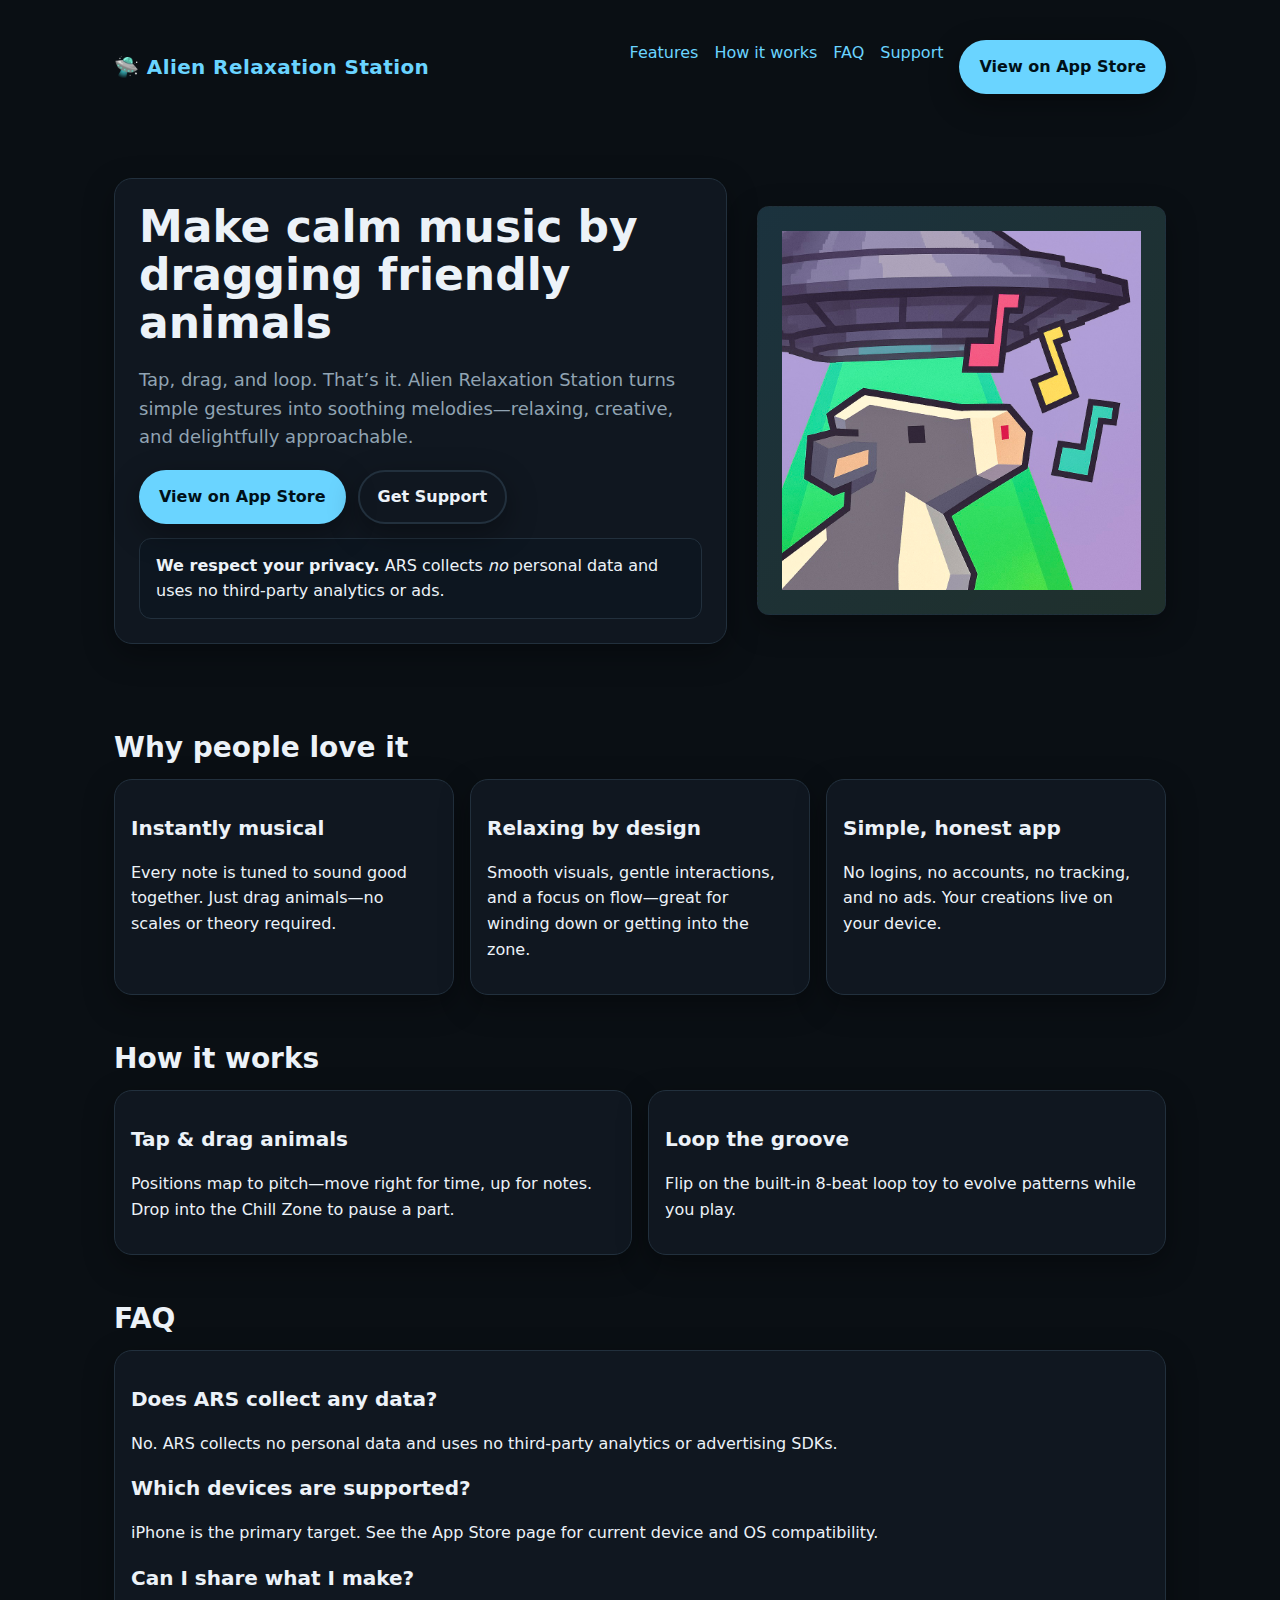
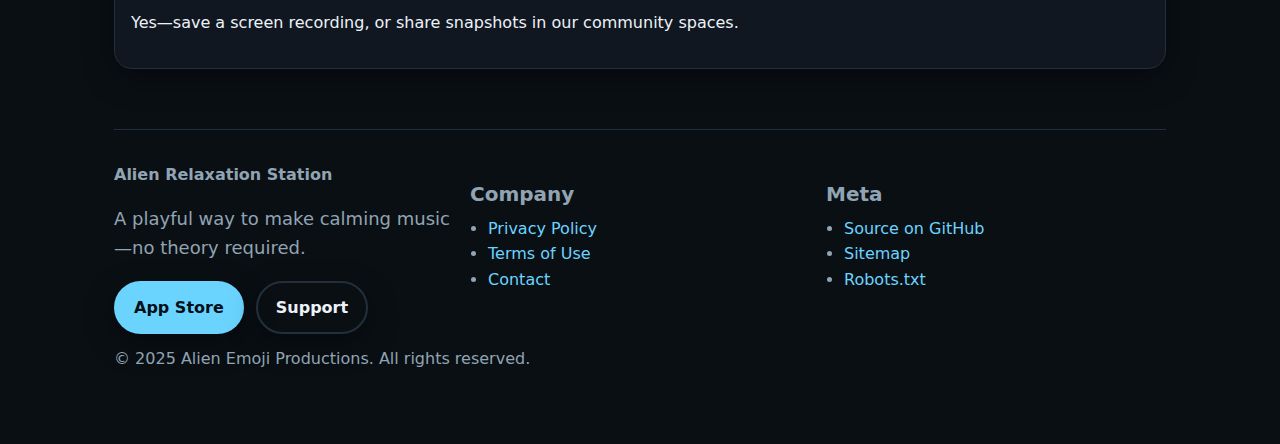
<file: index.html>
<!doctype html>
<html lang="en">
<head>
  <meta charset="utf-8">
  <meta name="viewport" content="width=device-width, initial-scale=1">
  <title>Make calm music by dragging friendly animals • Alien Relaxation Station</title>
  <meta name="description" content="Alien Relaxation Station is a chill, tactile music toy for iPhone. Drag animals to shape melodies, loops, and soothing patterns—no music theory needed.">
  <meta property="og:title" content="Make calm music by dragging friendly animals • Alien Relaxation Station">
  <meta property="og:description" content="Alien Relaxation Station is a chill, tactile music toy for iPhone. Drag animals to shape melodies, loops, and soothing patterns—no music theory needed.">
  <meta property="og:type" content="website">
  <meta property="og:url" content="https://echomeinc.github.io/AlienRelaxationStation/">
  <meta property="og:image" content="https://echomeinc.github.io/AlienRelaxationStation/assets/img/og-image.png">
  <meta name="twitter:card" content="summary_large_image">
  <link rel="icon" href="assets/img/favicon.svg">
  <link rel="stylesheet" href="assets/css/styles.css">
</head>
<body>
<div class="container">
  <nav class="nav" aria-label="Primary">
    <a class="brand" href="./"><span aria-hidden="true">🛸</span> Alien Relaxation Station</a>
    <div class="links">
      <a href="#features">Features</a>
      <a href="#how">How it works</a>
      <a href="#faq">FAQ</a>
      <a href="support.html">Support</a>
      <a href="https://apps.apple.com/app/idYOUR_APP_ID" class="btn">View on App Store</a>
    </div>
  </nav>

  <header class="header">
    <div class="hero">
      <div class="card">
        <h1>Make calm music by dragging friendly animals</h1>
        <p class="lead">Tap, drag, and loop. That’s it. Alien Relaxation Station turns simple gestures into soothing melodies—relaxing, creative, and delightfully approachable.</p>
        <div style="display:flex;gap:12px;flex-wrap:wrap;margin-top:12px">
          <a class="btn" href="https://apps.apple.com/app/idYOUR_APP_ID">View on App Store</a>
          <a class="btn secondary" href="support.html">Get Support</a>
        </div>
        <div class="notice" style="margin-top:14px">
          <strong>We respect your privacy.</strong> ARS collects <em>no</em> personal data and uses no third‑party analytics or ads.
        </div>
      </div>
      <figure class="kv card" aria-label="App preview">
        <img src="assets/img/ars-icon.jpeg" alt="Alien Relaxation Station Icon" />
      </figure>
    </div>
  </header>

  <section id="features">
    <h2>Why people love it</h2>
    <div class="grid-3">
      <div class="card feature">
        <h3>Instantly musical</h3>
        <p>Every note is tuned to sound good together. Just drag animals—no scales or theory required.</p>
      </div>
      <div class="card feature">
        <h3>Relaxing by design</h3>
        <p>Smooth visuals, gentle interactions, and a focus on flow—great for winding down or getting into the zone.</p>
      </div>
      <div class="card feature">
        <h3>Simple, honest app</h3>
        <p>No logins, no accounts, no tracking, and no ads. Your creations live on your device.</p>
      </div>
    </div>
  </section>

  <section id="how">
    <h2>How it works</h2>
    <div class="grid-2">
      <div class="card feature">
        <h3>Tap & drag animals</h3>
        <p>Positions map to pitch—move right for time, up for notes. Drop into the Chill Zone to pause a part.</p>
      </div>
      <div class="card feature">
        <h3>Loop the groove</h3>
        <p>Flip on the built‑in 8‑beat loop toy to evolve patterns while you play.</p>
      </div>
    </div>
  </section>

  <section id="faq">
    <h2>FAQ</h2>
    <div class="card feature">
      <h3>Does ARS collect any data?</h3>
      <p>No. ARS collects no personal data and uses no third‑party analytics or advertising SDKs.</p>
      <h3>Which devices are supported?</h3>
      <p>iPhone is the primary target. See the App Store page for current device and OS compatibility.</p>
      <h3>Can I share what I make?</h3>
      <p>Yes—save a screen recording, or share snapshots in our community spaces.</p>
    </div>
  </section>

  <footer class="footer">
    <div class="grid-3">
      <div>
        <strong>Alien Relaxation Station</strong>
        <p class="lead">A playful way to make calming music—no theory required.</p>
        <div class="badges">
          <a class="btn" href="https://apps.apple.com/app/idYOUR_APP_ID">App Store</a>
          <a class="btn secondary" href="support.html">Support</a>
        </div>
      </div>
      <div>
        <h3>Company</h3>
        <ul class="clean">
          <li><a href="privacy.html">Privacy Policy</a></li>
          <li><a href="terms.html">Terms of Use</a></li>
          <li><a href="mailto:amar@alienemoji.com">Contact</a></li>
        </ul>
      </div>
      <div>
        <h3>Meta</h3>
        <ul class="clean">
          <li><a href="https://github.com/YOUR_GITHUB_USERNAME/alien-relaxation-station-site">Source on GitHub</a></li>
          <li><a href="sitemap.xml">Sitemap</a></li>
          <li><a href="robots.txt">Robots.txt</a></li>
        </ul>
      </div>
    </div>
    <p style="margin-top:12px">© 2025 Alien Emoji Productions. All rights reserved.</p>
  </footer>
</div>
</body>
</html>
</file>
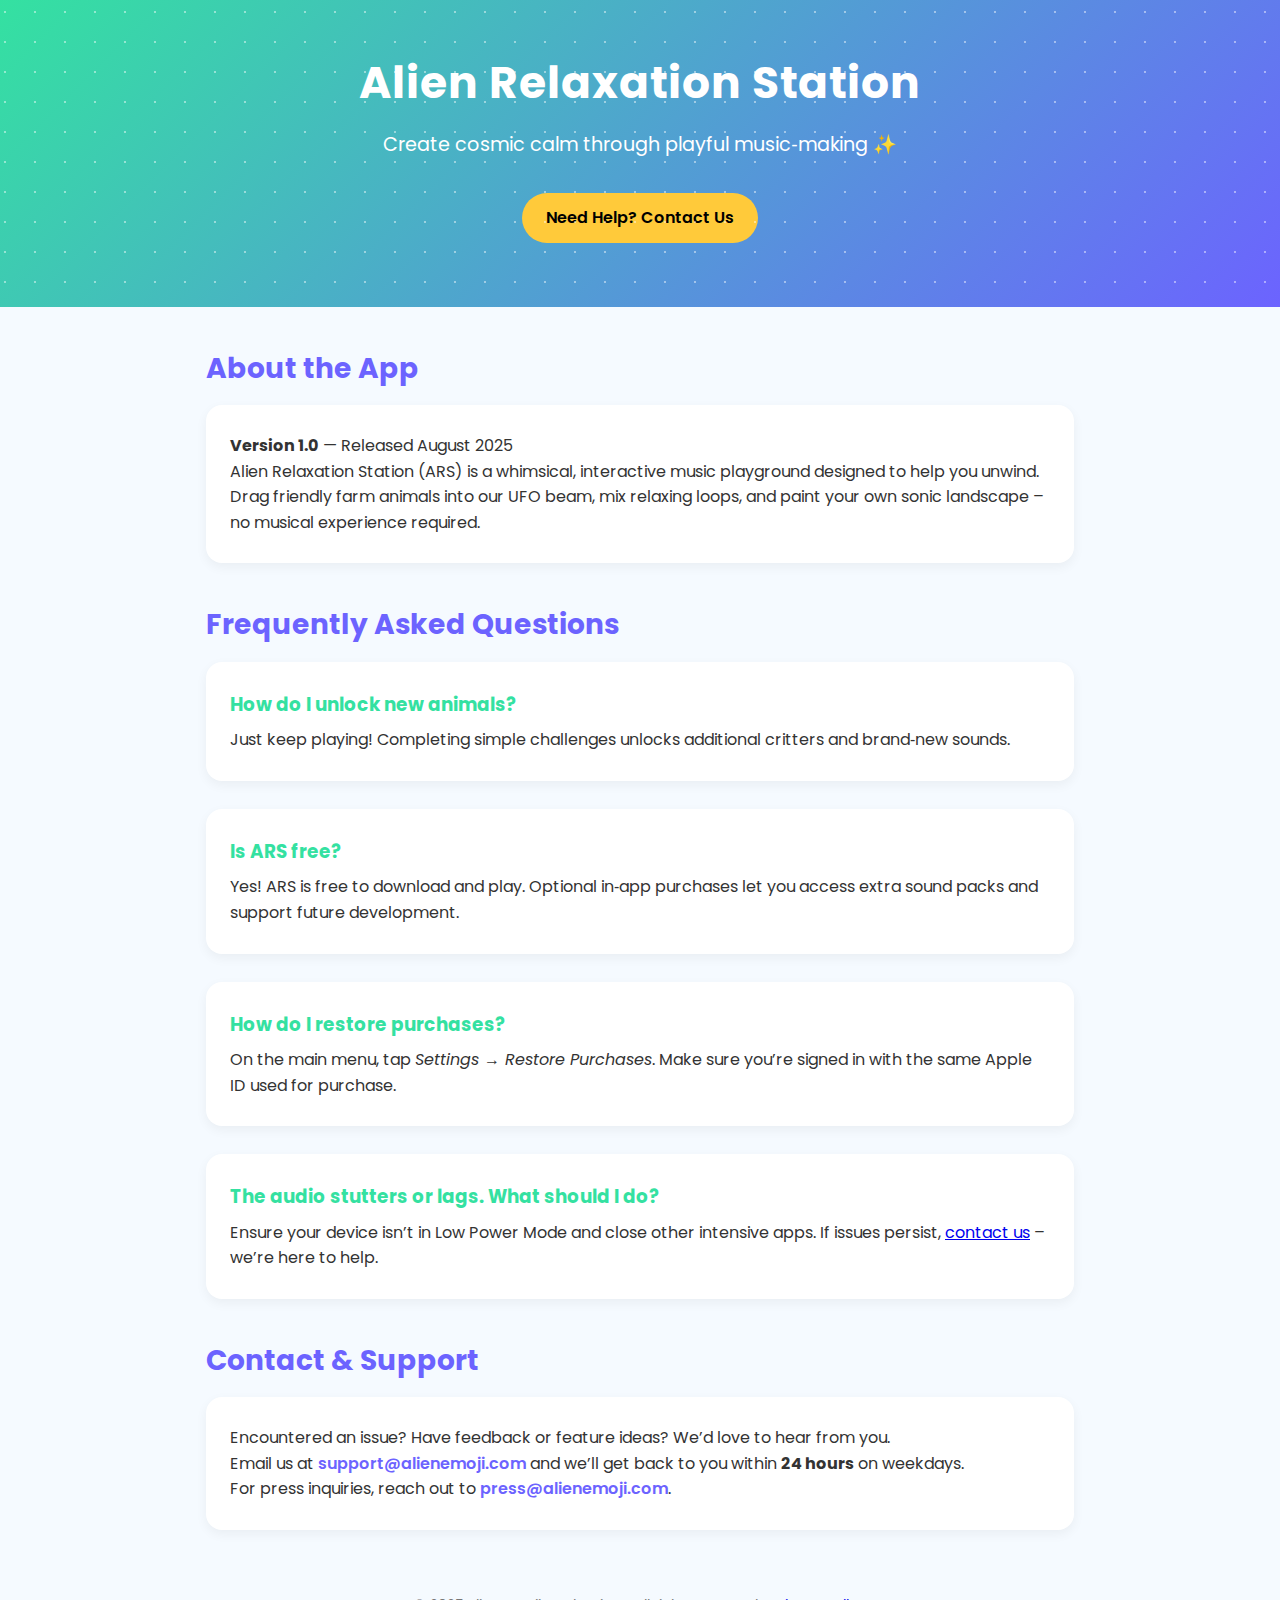
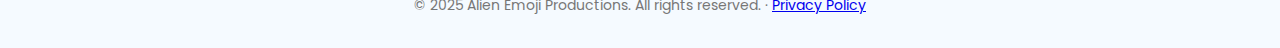
<file: s/index.html>
<!DOCTYPE html>
<html lang="en">
<head>
  <meta charset="UTF-8" />
  <meta name="viewport" content="width=device-width, initial-scale=1.0" />
  <title>Alien Relaxation Station • Support</title>

  <!-- Google Font -->
  <link href="https://fonts.googleapis.com/css2?family=Poppins:wght@400;600&display=swap" rel="stylesheet" />

  <style>
    :root {
      /* ✨ Theme Colors — tweak these to instantly restyle the site */
      --color-bg: #f5faff;
      --color-primary: #34e1a1; /* playful neon‑mint */
      --color-secondary: #6c63ff; /* cosmic purple */
      --color-accent: #ffca3a; /* starlight yellow */
      --color-text: #333333;
    }

    * {
      box-sizing: border-box;
      margin: 0;
      padding: 0;
    }

    body {
      font-family: "Poppins", sans-serif;
      background: var(--color-bg);
      color: var(--color-text);
      line-height: 1.6;
    }

    header {
      background: linear-gradient(135deg, var(--color-primary), var(--color-secondary));
      color: #ffffff;
      padding: 3rem 1rem 4rem;
      text-align: center;
      position: relative;
      overflow: hidden;
    }

    /* fun floating stars */
    header::before,
    header::after {
      content: "";
      position: absolute;
      width: 200%;
      height: 200%;
      top: -50%;
      left: -50%;
      background-image: radial-gradient(#ffffff55 1px, transparent 1px);
      background-size: 30px 30px;
      animation: drift 60s linear infinite;
      pointer-events: none;
    }
    header::after {
      animation-duration: 90s;
      opacity: 0.5;
    }
    @keyframes drift {
      from {
        transform: translate(0, 0);
      }
      to {
        transform: translate(50%, 50%);
      }
    }

    header h1 {
      font-size: 2.75rem;
      letter-spacing: 1px;
    }
    header p {
      margin-top: 0.75rem;
      font-size: 1.2rem;
    }

    .btn {
      display: inline-block;
      background: var(--color-accent);
      color: #000000;
      padding: 0.75rem 1.5rem;
      border-radius: 999px;
      font-weight: 600;
      text-decoration: none;
      margin-top: 2rem;
      transition: transform 0.2s;
    }
    .btn:hover {
      transform: translateY(-4px);
    }

    section {
      max-width: 900px;
      margin: 2.5rem auto;
      padding: 0 1rem;
    }
    section h2 {
      color: var(--color-secondary);
      margin-bottom: 0.85rem;
      font-size: 1.75rem;
    }

    .card {
      background: #ffffff;
      border-radius: 1rem;
      padding: 1.75rem 1.5rem;
      margin-bottom: 1.75rem;
      box-shadow: 0 4px 12px rgba(0, 0, 0, 0.05);
    }

    .faq h3 {
      color: var(--color-primary);
      font-size: 1.15rem;
      margin-bottom: 0.5rem;
    }

    .contact a {
      color: var(--color-secondary);
      text-decoration: none;
      font-weight: 600;
    }

    footer {
      text-align: center;
      padding: 1.5rem 0 2rem;
      font-size: 0.875rem;
      color: #777777;
    }

    /* 🌒 Dark‑mode adjustment  */
    @media (prefers-color-scheme: dark) {
      :root {
        --color-bg: #121212;
        --color-text: #eeeeee;
      }
      .card {
        background: #1e1e1e;
      }
      header {
        background: linear-gradient(135deg, var(--color-secondary), var(--color-primary));
      }
    }
  </style>
</head>
<body>
  <header>
    <h1>Alien Relaxation Station</h1>
    <p>Create cosmic calm through playful music‑making ✨</p>
    <a href="#contact" class="btn">Need Help? Contact Us</a>
  </header>

  <section id="about">
    <h2>About the App</h2>
    <div class="card">
      <p><strong>Version&nbsp;1.0</strong> — Released August&nbsp;2025</p>
      <p>
        Alien Relaxation Station (ARS) is a whimsical, interactive music
        playground designed to help you unwind. Drag friendly farm animals into
        our UFO beam, mix relaxing loops, and paint your own sonic landscape –
        no musical experience required.
      </p>
    </div>
  </section>

  <section id="faq">
    <h2>Frequently Asked Questions</h2>

    <div class="card faq">
      <h3>How do I unlock new animals?</h3>
      <p>
        Just keep playing! Completing simple challenges unlocks additional
        critters and brand‑new sounds.
      </p>
    </div>

    <div class="card faq">
      <h3>Is ARS free?</h3>
      <p>
        Yes! ARS is free to download and play. Optional in‑app purchases let you
        access extra sound packs and support future development.
      </p>
    </div>

    <div class="card faq">
      <h3>How do I restore purchases?</h3>
      <p>
        On the main menu, tap <em>Settings → Restore Purchases</em>. Make sure
        you’re signed in with the same Apple ID used for purchase.
      </p>
    </div>

    <div class="card faq">
      <h3>The audio stutters or lags. What should I do?</h3>
      <p>
        Ensure your device isn’t in Low Power Mode and close other intensive
        apps. If issues persist, <a href="#contact">contact us</a> – we’re here
        to help.
      </p>
    </div>
  </section>

  <section id="contact">
    <h2>Contact &amp; Support</h2>
    <div class="card contact">
      <p>
        Encountered an issue? Have feedback or feature ideas? We’d love to hear
        from you.
      </p>
      <p>
        Email us at
        <a href="mailto:support@alienemoji.com">support@alienemoji.com</a> and
        we’ll get back to you within <strong>24 hours</strong> on weekdays.
      </p>
      <p>
        For press inquiries, reach out to
        <a href="mailto:press@alienemoji.com">press@alienemoji.com</a>.
      </p>
    </div>
  </section>

  <footer>
    <p>
      © 2025 Alien Emoji Productions. All rights reserved. ·
      <a href="https://alienemoji.com/privacy" target="_blank" rel="noopener"
        >Privacy&nbsp;Policy</a
      >
    </p>
  </footer>
</body>
</html>
</file>
<file: assets/css/styles.css>
:root{
  --bg:#0a0f14;
  --fg:#ecf2f8;
  --muted:#91a4b3;
  --accent:#6ad4ff;
  --accent-2:#a8ffbf;
  --card:#101720;
  --border:#22303d;
  --shadow: 0 10px 30px rgba(0,0,0,.35);
  --radius: 18px;
  --maxw: 1100px;
}
*{box-sizing:border-box}
html,body{margin:0;padding:0;background:var(--bg);color:var(--fg);font:16px/1.6 system-ui,-apple-system,Segoe UI,Roboto,Inter,Helvetica,Arial,sans-serif}
a{color:var(--accent);text-decoration:none}
a:hover{text-decoration:underline}
.container{max-width:var(--maxw);margin:0 auto;padding:24px}
.nav{display:flex;align-items:center;justify-content:space-between;gap:16px;padding:16px 0}
.nav a.brand{font-weight:800;font-size:20px;letter-spacing:.4px}
.nav .links{display:flex;gap:16px;flex-wrap:wrap}
.btn{display:inline-block;padding:12px 18px;border-radius:999px;background:var(--accent);color:#001018;font-weight:700;box-shadow:var(--shadow);border:2px solid transparent}
.btn.secondary{background:transparent;border-color:var(--border);color:var(--fg)}
.btn:hover{transform:translateY(-1px)}
.hero{display:grid;grid-template-columns:1.2fr .8fr;gap:30px;align-items:center;padding:32px 0}
.card{background:var(--card);border:1px solid var(--border);border-radius:var(--radius);box-shadow:var(--shadow)}
.hero .card{padding:24px}
h1{font-size:44px;line-height:1.1;margin:0 0 10px}
h2{font-size:28px;margin:30px 0 8px}
h3{font-size:20px;margin:16px 0 6px}
.lead{color:var(--muted);font-size:18px}
.grid-3{display:grid;grid-template-columns:repeat(3,1fr);gap:16px}
.grid-2{display:grid;grid-template-columns:repeat(2,1fr);gap:16px}
.feature{padding:16px}
.kv{aspect-ratio:16/10;background:linear-gradient(135deg, rgba(106,212,255,.18), rgba(168,255,191,.14));border-radius:12px;border:1px dashed var(--border);display:flex;align-items:center;justify-content:center}
section{margin:42px 0}
.footer{margin-top:60px;padding:32px 0;color:var(--muted);border-top:1px solid var(--border)}
.badges{display:flex;gap:12px;flex-wrap:wrap}
code.kbd{background:#09141b;padding:2px 6px;border-radius:6px;border:1px solid var(--border);font-family:ui-monospace,SFMono-Regular,Menlo,monospace}
ul.clean{margin:0;padding-left:18px}
.notice{padding:14px 16px;border:1px solid var(--border);border-radius:12px;background:#0d1620}
.header{padding:36px 0 8px}
.breadcrumbs{color:var(--muted);font-size:14px}
table{width:100%;border-collapse:collapse;border:1px solid var(--border);border-radius:12px;overflow:hidden}
th,td{padding:12px;border-bottom:1px solid var(--border);text-align:left}
figure{margin:0}
img{max-width:100%;height:auto;display:block}
@media (max-width: 900px){
  .hero{grid-template-columns:1fr}
  .grid-3{grid-template-columns:1fr}
  .grid-2{grid-template-columns:1fr}
  h1{font-size:36px}
}
</file>
